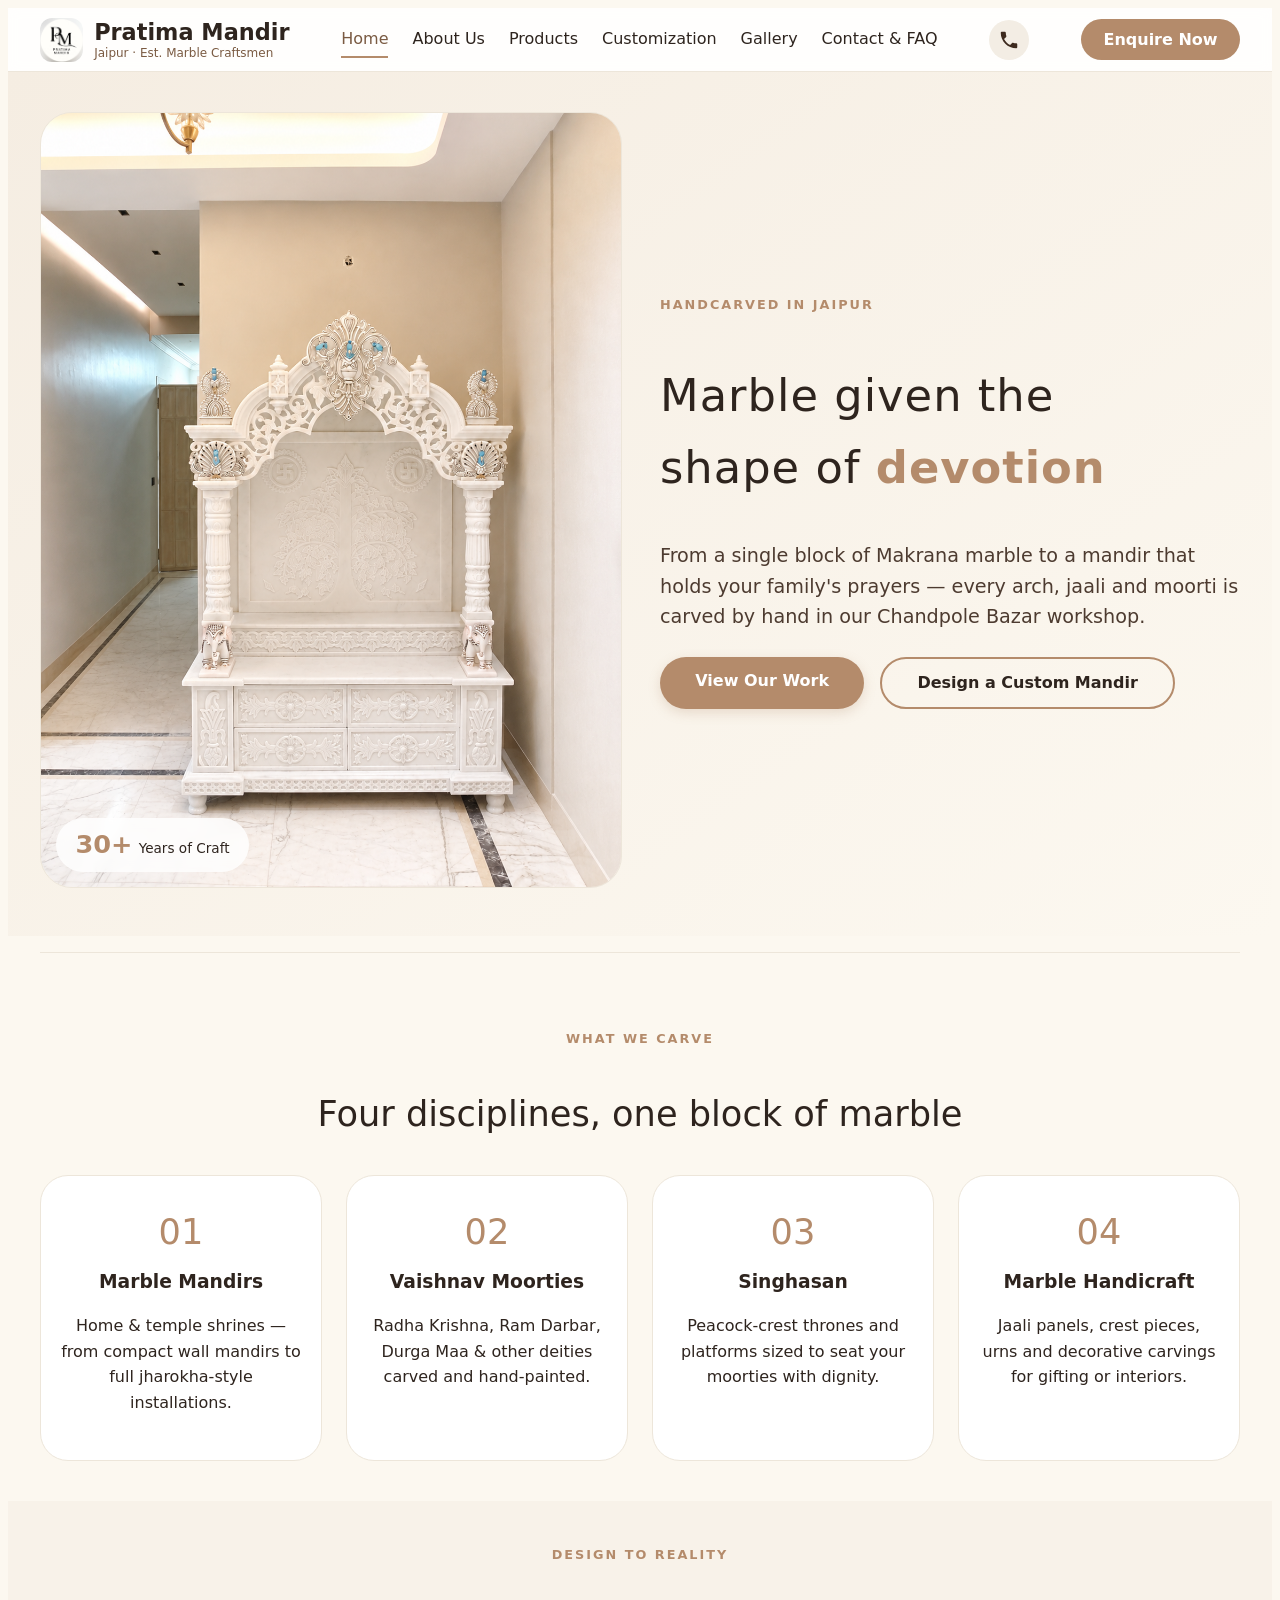
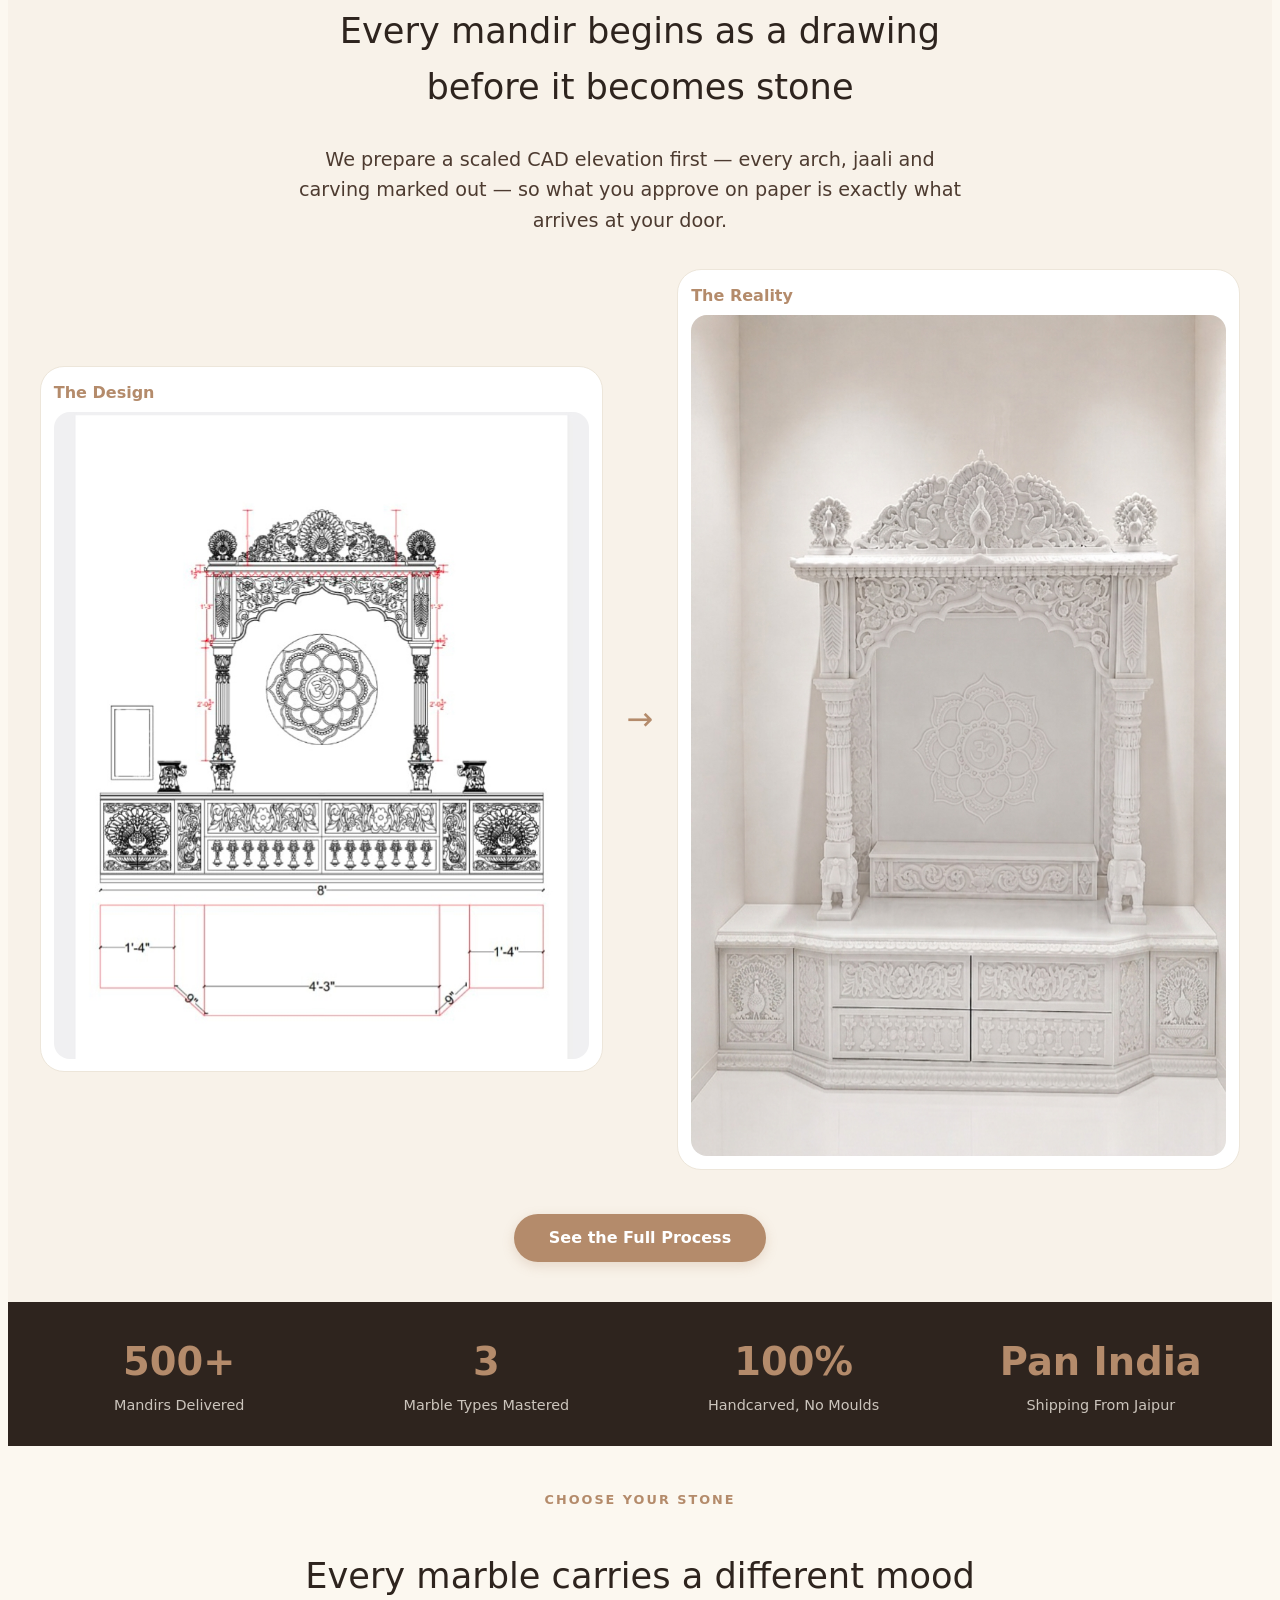
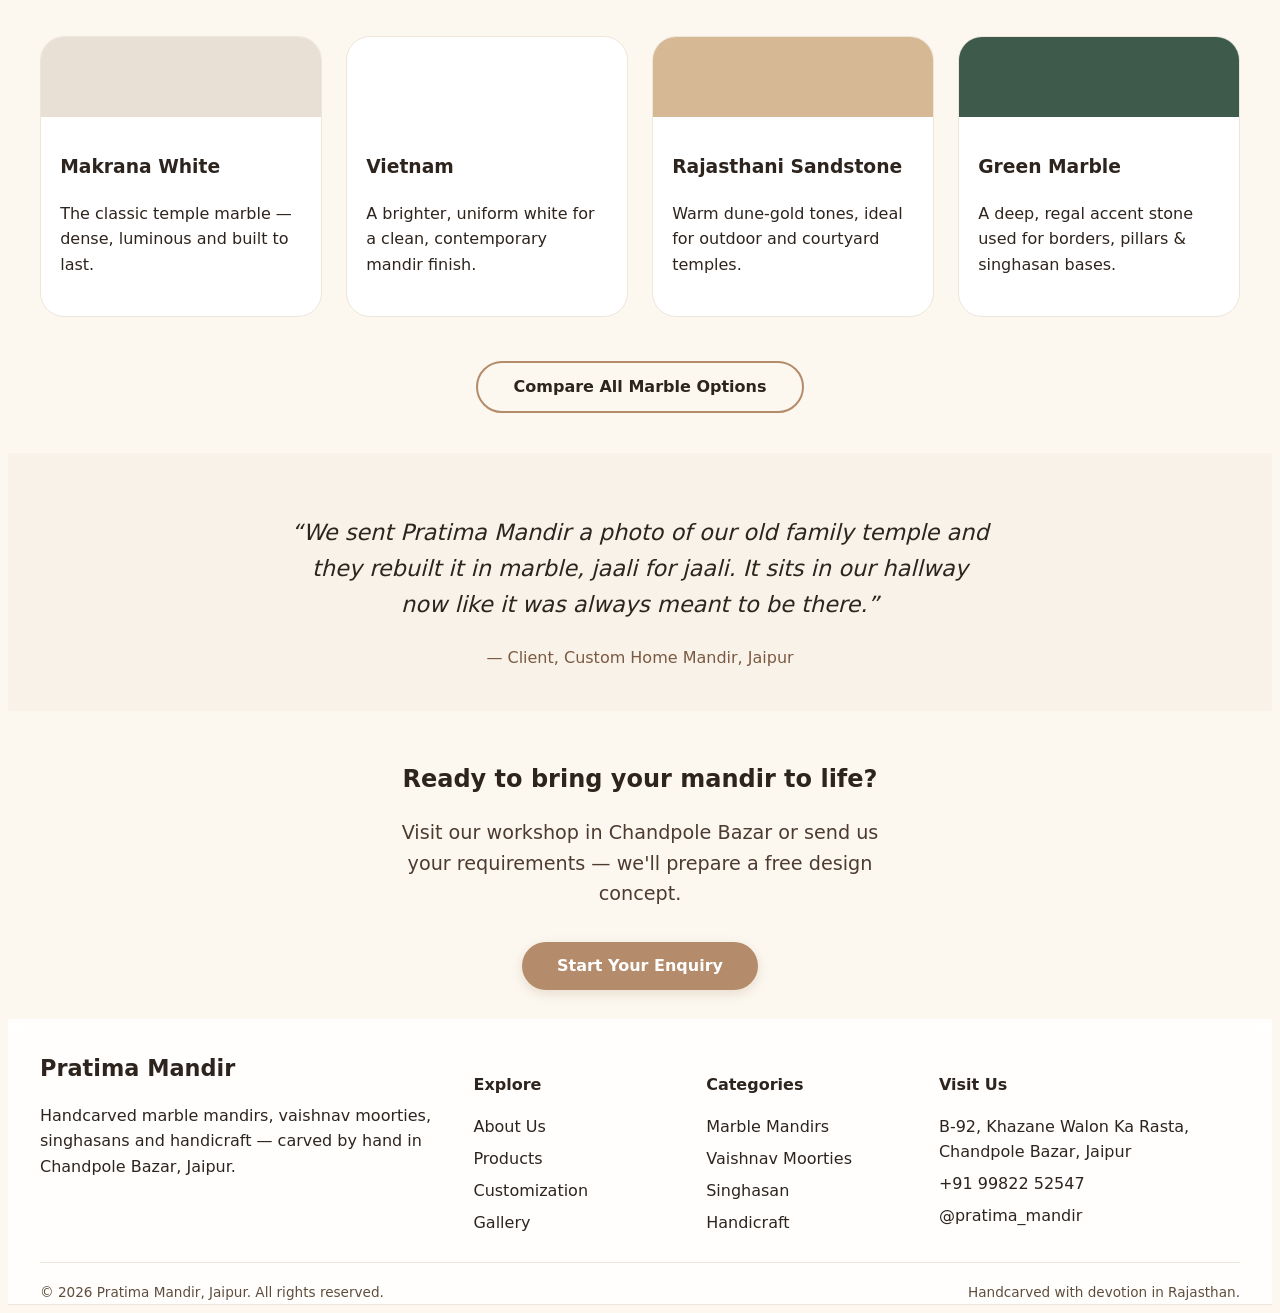
<file: index.html>
<!DOCTYPE html>
<html lang="en">
<head>
  <meta charset="UTF-8" />
  <meta name="viewport" content="width=device-width, initial-scale=1.0" />
  <title>Pratima Mandir — Handcarved Marble Temples & Moorties, Jaipur</title>
  <meta name="description" content="Pratima Mandir, Chandpole Bazar Jaipur — handcarved marble mandirs, vaishnav moorties, singhasans & handicraft items." />
  <link rel="stylesheet" href="style.css" />
</head>
<body>

<header class="site">
  <nav class="nav">
    <a href="index.html" class="brand">
      <img src="logo.jpg" alt="Pratima Mandir logo" />
      <span class="brand-text">Pratima Mandir<span>Jaipur &middot; Est. Marble Craftsmen</span></span>
    </a>
    <div class="nav-links">
      <a href="index.html" class="active">Home</a>
      <a href="aboutus.html">About Us</a>
      <a href="products.html">Products</a>
      <a href="customization.html">Customization</a>
      <a href="gallery.html">Gallery</a>
      <a href="contact.html">Contact & FAQ</a>
    </div>
    <div class="header-contact">
      <a href="tel:+919982252547" class="icon-btn" aria-label="Call us"><svg viewBox="0 0 24 24"><path d="M6.6 10.8c1.4 2.8 3.8 5.1 6.6 6.6l2.2-2.2c.3-.3.7-.4 1-.2 1.1.4 2.3.6 3.6.6.6 0 1 .4 1 1V20c0 .6-.4 1-1 1-9.4 0-17-7.6-17-17 0-.6.4-1 1-1h3.5c.6 0 1 .4 1 1 0 1.2.2 2.4.6 3.6.1.4 0 .8-.2 1L6.6 10.8z"/></svg></a>
    </div>
    <a href="https://wa.me/919982252547?text=Hii%20I%20am%20interested%2C%20can%20I%20get%20more%20details%3F"" class="nav-cta">Enquire Now</a>
    <button class="menu-toggle" aria-label="Toggle menu"><span></span><span></span><span></span></button>
  </nav>
</header>

<section class="hero">
  <div class="wrap hero-grid">
    <div class="hero-media reveal in">
      <img src="peacockmandir.png" alt="Handcarved white marble mandir with peacock crest" />
      <div class="hero-badge"><span class="num">30+</span><span class="lbl">Years of Craft</span></div>
    </div>
    <div class="hero-copy reveal in">
      <span class="eyebrow">Handcarved in Jaipur</span>
      <h1>Marble given the<br />shape of <em>devotion</em></h1>
      <p class="lede">From a single block of Makrana marble to a mandir that holds your family's prayers — every arch, jaali and moorti is carved by hand in our Chandpole Bazar workshop.</p>
      <div class="hero-actions">
        <a href="products.html" class="btn btn-solid">View Our Work</a>
        <a href="customization.html" class="btn btn-line">Design a Custom Mandir</a>
      </div>
    </div>
  </div>
</section>

<div class="wrap"><div class="rule"></div></div>

<section class="band-ivory">
  <div class="wrap">
    <div class="section-head reveal">
      <span class="eyebrow">What We Carve</span>
      <h2>Four disciplines, one block of marble</h2>
    </div>
    <div class="cat-row reveal">
      <a href="products.html#mandir" class="cat-card">
        <span class="cat-num">01</span>
        <h3>Marble Mandirs</h3>
        <p>Home &amp; temple shrines — from compact wall mandirs to full jharokha-style installations.</p>
      </a>
      <a href="products.html#moorties" class="cat-card">
        <span class="cat-num">02</span>
        <h3>Vaishnav Moorties</h3>
        <p>Radha Krishna, Ram Darbar, Durga Maa &amp; other deities carved and hand-painted.</p>
      </a>
      <a href="products.html#singhasan" class="cat-card">
        <span class="cat-num">03</span>
        <h3>Singhasan</h3>
        <p>Peacock-crest thrones and platforms sized to seat your moorties with dignity.</p>
      </a>
      <a href="products.html#handicraft" class="cat-card">
        <span class="cat-num">04</span>
        <h3>Marble Handicraft</h3>
        <p>Jaali panels, crest pieces, urns and decorative carvings for gifting or interiors.</p>
      </a>
    </div>
  </div>
</section>

<section class="band-paper">
  <div class="wrap">
    <div class="section-head reveal">
      <span class="eyebrow">Design to Reality</span>
      <h2>Every mandir begins as a drawing before it becomes stone</h2>
      <p class="lede" style="margin-top:16px;">We prepare a scaled CAD elevation first — every arch, jaali and carving marked out — so what you approve on paper is exactly what arrives at your door.</p>
    </div>
    <div class="dtr reveal">
      <div class="dtr-pane design">
        <span class="dtr-label">The Design</span>
        <img src="design1.jpg" alt="CAD elevation drawing of a carved marble mandir" />
      </div>
      <div class="dtr-mid">&rarr;</div>
      <div class="dtr-pane real">
        <span class="dtr-label">The Reality</span>
        <img src="reality.png" alt="Finished handcarved marble mandir matching the CAD design" />
      </div>
    </div>
    <div style="text-align:center; margin-top:44px;" class="reveal">
      <a href="customization.html" class="btn btn-solid">See the Full Process</a>
    </div>
  </div>
</section>

<section class="band-dark tight">
  <div class="wrap">
    <div class="stats-row reveal">
      <div class="stat"><span class="n">500+</span><span class="l">Mandirs Delivered</span></div>
      <div class="stat"><span class="n">3</span><span class="l">Marble Types Mastered</span></div>
      <div class="stat"><span class="n">100%</span><span class="l">Handcarved, No Moulds</span></div>
      <div class="stat"><span class="n">Pan India</span><span class="l">Shipping From Jaipur</span></div>
    </div>
  </div>
</section>

<section class="band-ivory">
  <div class="wrap">
    <div class="section-head reveal">
      <span class="eyebrow">Choose Your Stone</span>
      <h2>Every marble carries a different mood</h2>
    </div>
    <div class="marble-row reveal">
      <div class="marble-card"><div class="swatch makrana"></div><div class="marble-body"><h3>Makrana White</h3><p>The classic temple marble — dense, luminous and built to last.</p></div></div>
      <div class="marble-card"><div class="swatch Vietnam"></div><div class="marble-body"><h3>Vietnam</h3><p>A brighter, uniform white for a clean, contemporary mandir finish.</p></div></div>
      <div class="marble-card"><div class="swatch sandstone"></div><div class="marble-body"><h3>Rajasthani Sandstone</h3><p>Warm dune-gold tones, ideal for outdoor and courtyard temples.</p></div></div>
      <div class="marble-card"><div class="swatch green"></div><div class="marble-body"><h3>Green Marble</h3><p>A deep, regal accent stone used for borders, pillars &amp; singhasan bases.</p></div></div>
    </div>
    <div style="text-align:center; margin-top:44px;" class="reveal">
      <a href="customization.html#marbles" class="btn btn-line">Compare All Marble Options</a>
    </div>
  </div>
</section>

<section class="band-paper">
  <div class="wrap testi reveal">
    <p>&ldquo;We sent Pratima Mandir a photo of our old family temple and they rebuilt it in marble, jaali for jaali. It sits in our hallway now like it was always meant to be there.&rdquo;</p>
    <div class="who">&mdash; Client, Custom Home Mandir, Jaipur</div>
  </div>
</section>

<section class="tight">
  <div class="wrap" style="text-align:center;">
    <h2 class="reveal">Ready to bring your mandir to life?</h2>
    <p class="lede reveal" style="max-width:520px; margin:16px auto 32px;">Visit our workshop in Chandpole Bazar or send us your requirements — we'll prepare a free design concept.</p>
    <div class="reveal"><a href="contact.html" class="btn btn-solid">Start Your Enquiry</a></div>
  </div>
</section>

<footer class="site">
  <div class="wrap">
    <div class="foot-grid">
      <div>
        <div class="foot-brand">Pratima Mandir</div>
        <p>Handcarved marble mandirs, vaishnav moorties, singhasans and handicraft — carved by hand in Chandpole Bazar, Jaipur.</p>
      </div>
      <div class="foot-col">
        <h4>Explore</h4>
        <a href="aboutus.html">About Us</a>
        <a href="products.html">Products</a>
        <a href="customization.html">Customization</a>
        <a href="gallery.html">Gallery</a>
      </div>
      <div class="foot-col">
        <h4>Categories</h4>
        <a href="products.html#mandir">Marble Mandirs</a>
        <a href="products.html#moorties">Vaishnav Moorties</a>
        <a href="products.html#singhasan">Singhasan</a>
        <a href="products.html#handicraft">Handicraft</a>
      </div>
      <div class="foot-col">
        <h4>Visit Us</h4>
        <li>B-92, Khazane Walon Ka Rasta,<br />Chandpole Bazar, Jaipur</li>
        <a href="tel:+919982252547">+91 99822 52547</a>
        <a href="https://instagram.com/pratima_mandir" target="_blank" rel="noopener">@pratima_mandir</a>
      </div>
    </div>
    <div class="foot-bottom">
      <span>&copy; 2026 Pratima Mandir, Jaipur. All rights reserved.</span>
      <span>Handcarved with devotion in Rajasthan.</span>
    </div>
  </div>
</footer>

<script src="script.js"></script>
</body>
</html>
</file>
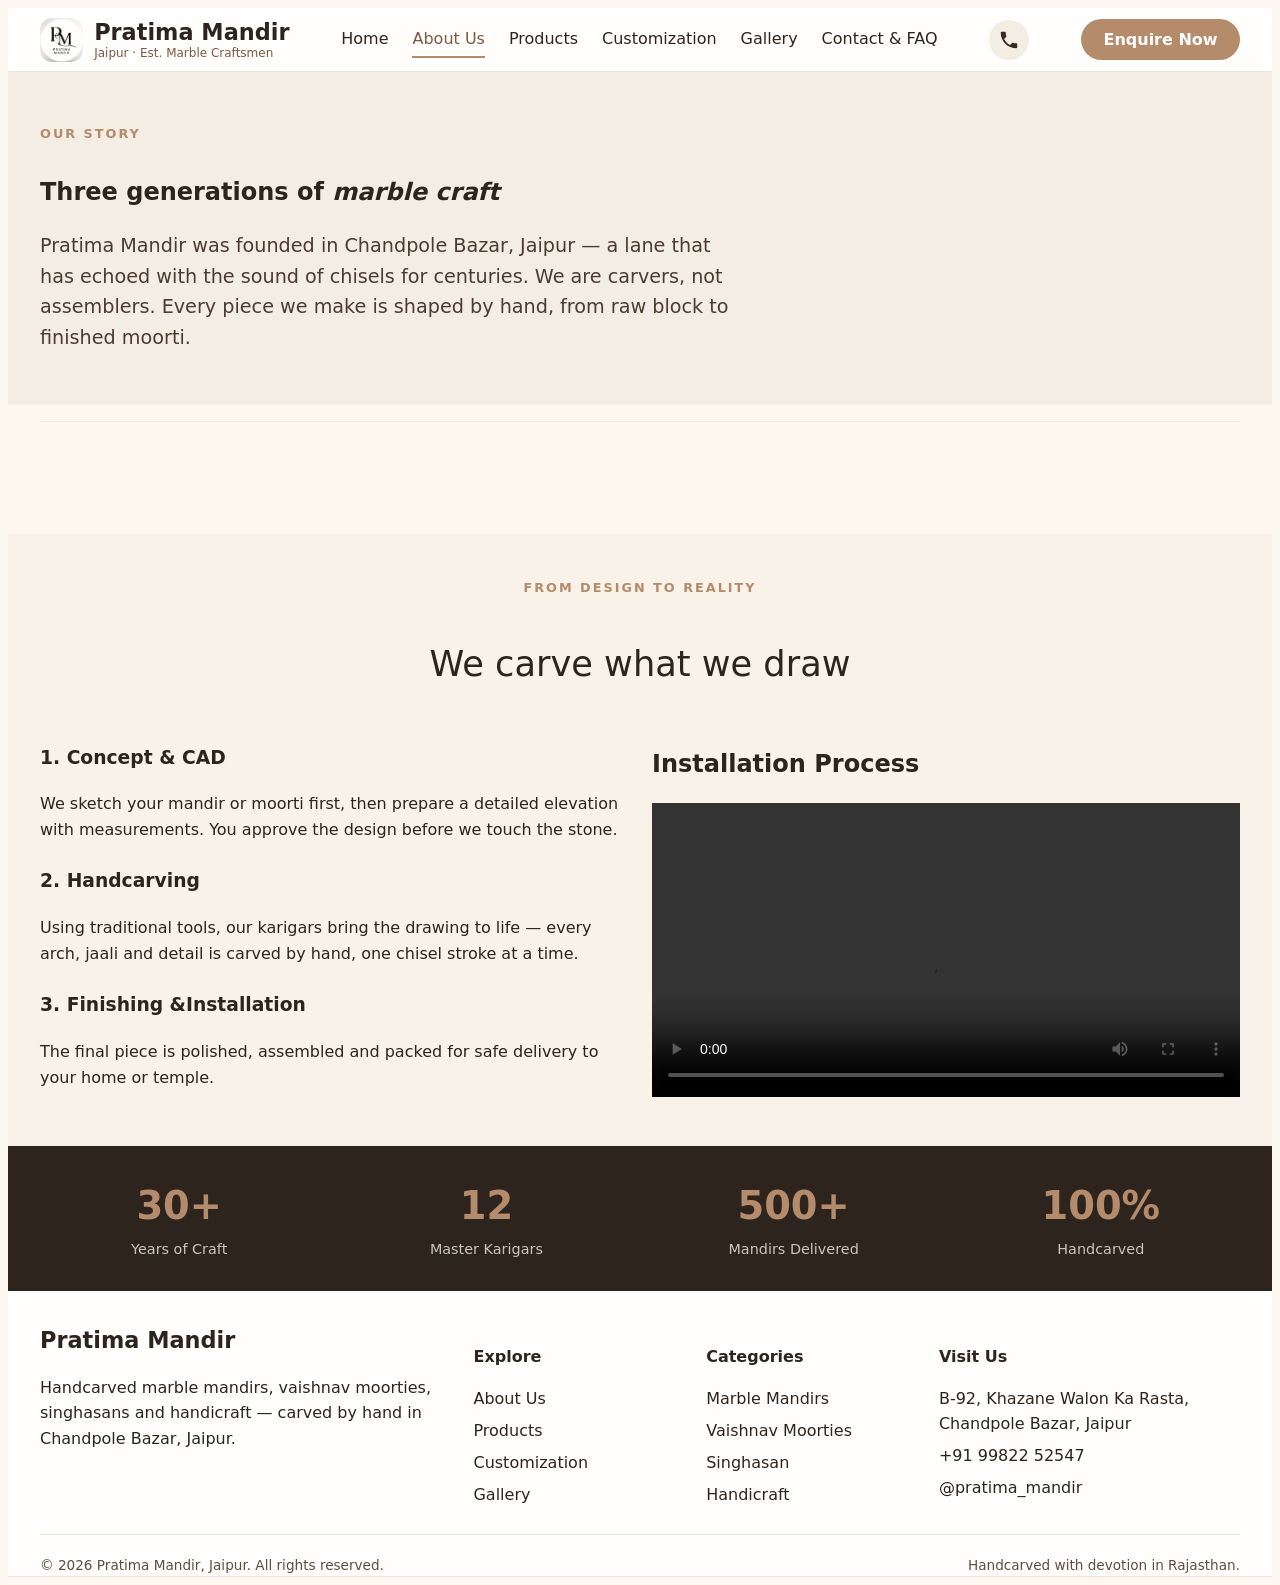
<file: aboutus.html>
<!DOCTYPE html>
<html lang="en">
<head>
  <meta charset="UTF-8" />
  <meta name="viewport" content="width=device-width, initial-scale=1.0" />
  <title>About Us — Pratima Mandir, Jaipur</title>
  <link rel="stylesheet" href="style.css" />
</head>
<body>

<header class="site">
  <nav class="nav">
    <a href="index.html" class="brand">
      <img src="logo.jpg" alt="Pratima Mandir logo" />
      <span class="brand-text">Pratima Mandir<span>Jaipur &middot; Est. Marble Craftsmen</span></span>
    </a>
    <div class="nav-links">
      <a href="index.html">Home</a>
      <a href="aboutus.html" class="active">About Us</a>
      <a href="products.html">Products</a>
      <a href="customization.html">Customization</a>
      <a href="gallery.html">Gallery</a>
      <a href="contact.html">Contact & FAQ</a>
    </div>
    <div class="header-contact">
      <a href="tel:+919982252547" class="icon-btn" aria-label="Call us"><svg viewBox="0 0 24 24"><path d="M6.6 10.8c1.4 2.8 3.8 5.1 6.6 6.6l2.2-2.2c.3-.3.7-.4 1-.2 1.1.4 2.3.6 3.6.6.6 0 1 .4 1 1V20c0 .6-.4 1-1 1-9.4 0-17-7.6-17-17 0-.6.4-1 1-1h3.5c.6 0 1 .4 1 1 0 1.2.2 2.4.6 3.6.1.4 0 .8-.2 1L6.6 10.8z"/></svg></a>
    </div>
    <a href="https://wa.me/919982252547?text=Hii%20I%20am%20interested%2C%20can%20I%20get%20more%20details%3F"" class="nav-cta">Enquire Now</a>
    <button class="menu-toggle" aria-label="Toggle menu"><span></span><span></span><span></span></button>
  </nav>
</header>

<section class="page-hero" style="background:#f3ede4;">
  <div class="wrap" style="padding:3rem 0 2rem;">
    <span class="eyebrow">Our Story</span>
    <h1>Three generations of <em>marble craft</em></h1>
    <p class="lede" style="max-width:700px;">Pratima Mandir was founded in Chandpole Bazar, Jaipur — a lane that has echoed with the sound of chisels for centuries. We are carvers, not assemblers. Every piece we make is shaped by hand, from raw block to finished moorti.</p>
  </div>
</section>

<div class="wrap"><div class="rule"></div></div>

<section class="band-ivory">
  <div class="wrap">
    
   
  </div>
</section>

<section class="band-paper">
  <div class="wrap">
    <div class="section-head reveal">
      <span class="eyebrow">From Design to Reality</span>
      <h2>We carve what we draw</h2>
    </div>
    <div class="dtr reveal" style="grid-template-columns:1fr 1fr;">
      <div>
        <h3>1. Concept &amp; CAD</h3>
        <p>We sketch your mandir or moorti first, then prepare a detailed elevation with measurements. You approve the design before we touch the stone.</p>
        <h3 style="margin-top:1.5rem;">2. Handcarving</h3>
        <p>Using traditional tools, our karigars bring the drawing to life — every arch, jaali and detail is carved by hand, one chisel stroke at a time.</p>
        <h3 style="margin-top:1.5rem;">3. Finishing &amp;Installation</h3>
        <p>The final piece is polished, assembled and packed for safe delivery to your home or temple.</p>
      </div>
      <div>
        <h2>Installation Process</h2>
        <video width="100%" height="auto" controls><source src="VID-20260807-WA0011.mp4" type="video/mp4">Installation Process of Marble Mandir</video></div>
    </div>
  </div>
</section>

<section class="band-dark tight">
  <div class="wrap">
    <div class="stats-row reveal">
      <div class="stat"><span class="n">30+</span><span class="l">Years of Craft</span></div>
      <div class="stat"><span class="n">12</span><span class="l">Master Karigars</span></div>
      <div class="stat"><span class="n">500+</span><span class="l">Mandirs Delivered</span></div>
      <div class="stat"><span class="n">100%</span><span class="l">Handcarved</span></div>
    </div>
  </div>
</section>

<footer class="site">
  <div class="wrap">
    <div class="foot-grid">
      <div>
        <div class="foot-brand">Pratima Mandir</div>
        <p>Handcarved marble mandirs, vaishnav moorties, singhasans and handicraft — carved by hand in Chandpole Bazar, Jaipur.</p>
      </div>
      <div class="foot-col">
        <h4>Explore</h4>
        <a href="aboutus.html">About Us</a>
        <a href="products.html">Products</a>
        <a href="customization.html">Customization</a>
        <a href="gallery.html">Gallery</a>
      </div>
      <div class="foot-col">
        <h4>Categories</h4>
        <a href="products.html#mandir">Marble Mandirs</a>
        <a href="products.html#moorties">Vaishnav Moorties</a>
        <a href="products.html#singhasan">Singhasan</a>
        <a href="products.html#handicraft">Handicraft</a>
      </div>
      <div class="foot-col">
        <h4>Visit Us</h4>
        <li>B-92, Khazane Walon Ka Rasta,<br />Chandpole Bazar, Jaipur</li>
        <a href="tel:+919982252547">+91 99822 52547</a>
        <a href="https://instagram.com/pratima_mandir" target="_blank" rel="noopener">@pratima_mandir</a>
      </div>
    </div>
    <div class="foot-bottom">
      <span>&copy; 2026 Pratima Mandir, Jaipur. All rights reserved.</span>
      <span>Handcarved with devotion in Rajasthan.</span>
    </div>
  </div>
</footer>

<script src="script.js"></script>
</body>
</html>
</file>
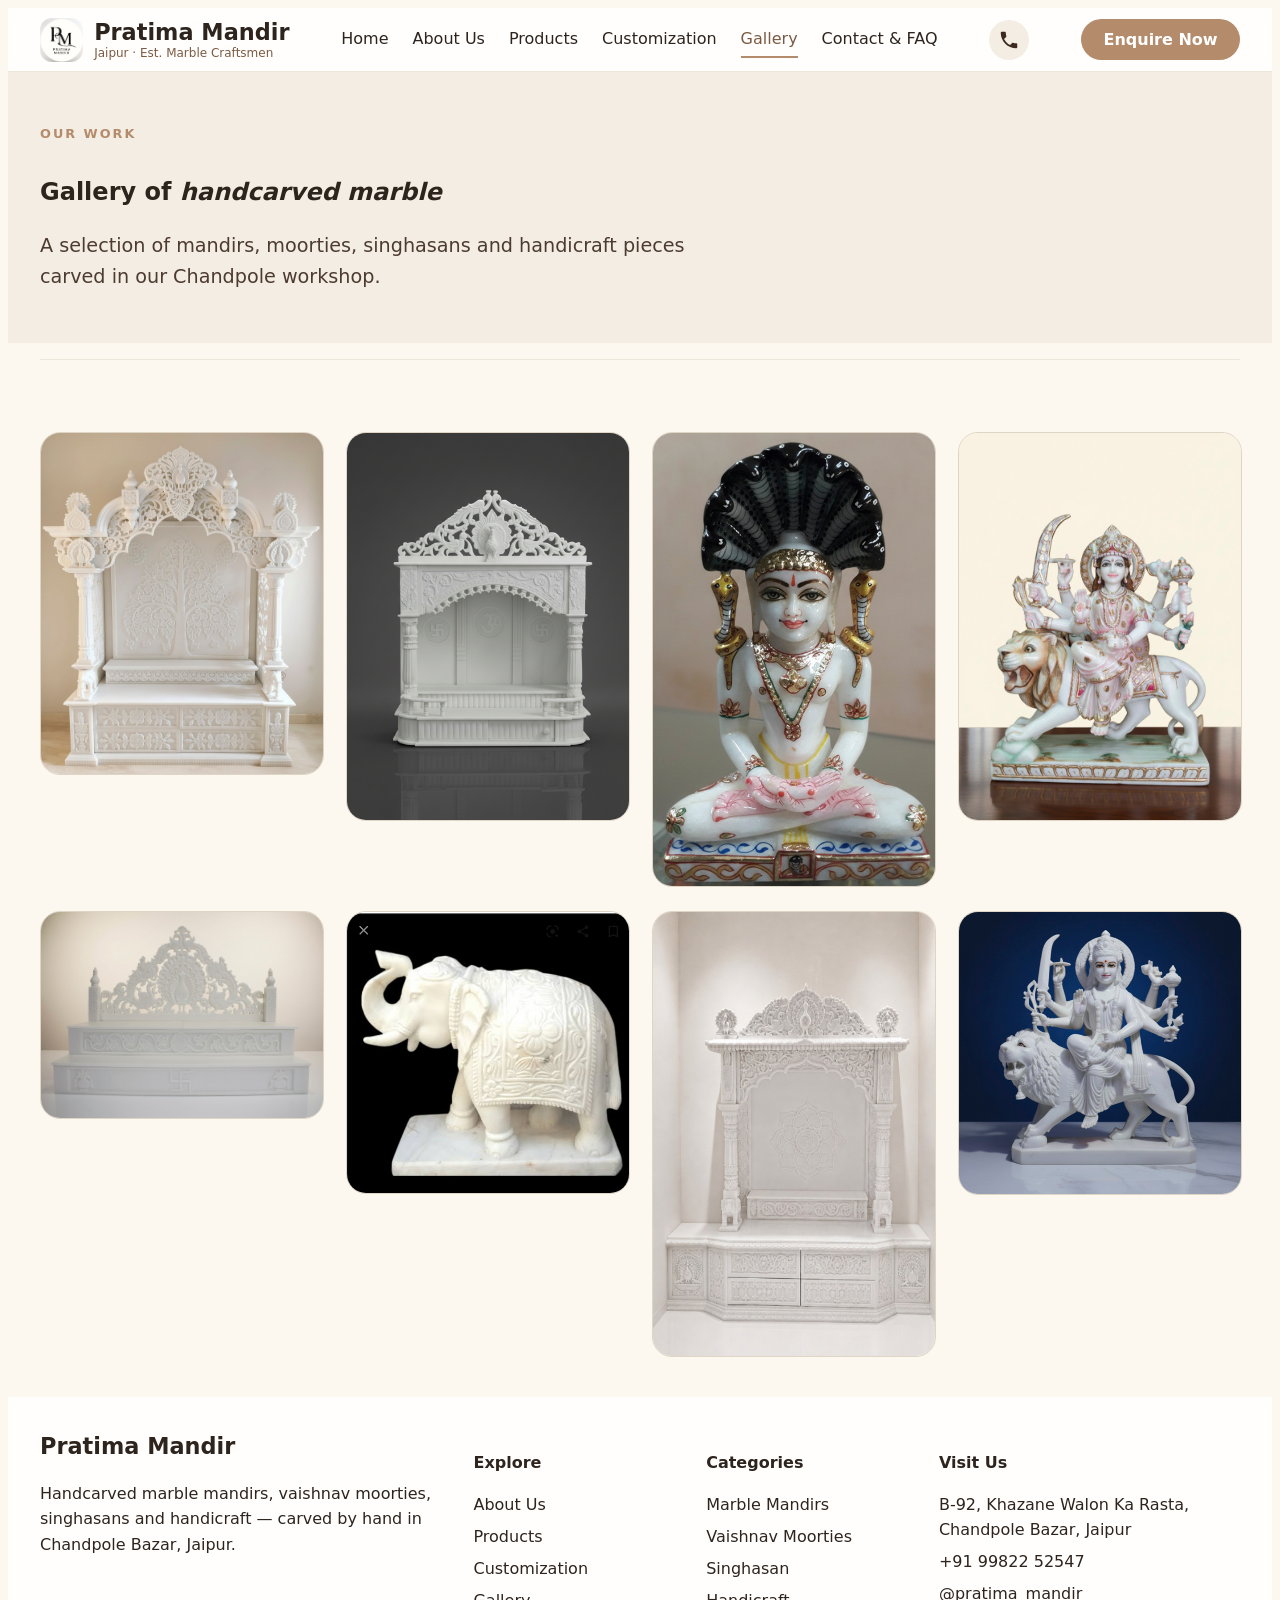
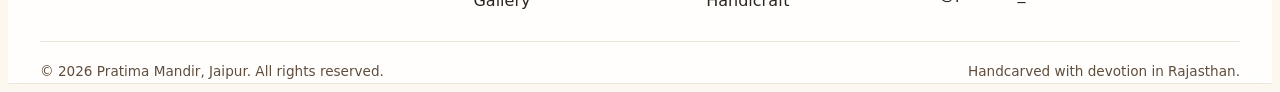
<file: gallery.html>
<!DOCTYPE html>
<html lang="en">
<head>
  <meta charset="UTF-8" />
  <meta name="viewport" content="width=device-width, initial-scale=1.0" />
  <title>Gallery — Pratima Mandir, Jaipur</title>
  <link rel="stylesheet" href="style.css" />
</head>
<body>

<header class="site">
  <nav class="nav">
    <a href="index.html" class="brand">
      <img src="logo.jpg" alt="Pratima Mandir logo" />
      <span class="brand-text">Pratima Mandir<span>Jaipur &middot; Est. Marble Craftsmen</span></span>
    </a>
    <div class="nav-links">
      <a href="index.html">Home</a>
      <a href="aboutus.html">About Us</a>
      <a href="products.html">Products</a>
      <a href="customization.html">Customization</a>
      <a href="gallery.html" class="active">Gallery</a>
      <a href="contact.html">Contact & FAQ</a>
    </div>
    <div class="header-contact">
      <a href="tel:+919982252547" class="icon-btn" aria-label="Call us"><svg viewBox="0 0 24 24"><path d="M6.6 10.8c1.4 2.8 3.8 5.1 6.6 6.6l2.2-2.2c.3-.3.7-.4 1-.2 1.1.4 2.3.6 3.6.6.6 0 1 .4 1 1V20c0 .6-.4 1-1 1-9.4 0-17-7.6-17-17 0-.6.4-1 1-1h3.5c.6 0 1 .4 1 1 0 1.2.2 2.4.6 3.6.1.4 0 .8-.2 1L6.6 10.8z"/></svg></a>
    </div>
    <a href="https://wa.me/919982252547?text=Hii%20I%20am%20interested%2C%20can%20I%20get%20more%20details%3F"" class="nav-cta">Enquire Now</a>
    <button class="menu-toggle" aria-label="Toggle menu"><span></span><span></span><span></span></button>
  </nav>
</header>

<section class="page-hero" style="background:#f3ede4;">
  <div class="wrap" style="padding:3rem 0 2rem;">
    <span class="eyebrow">Our Work</span>
    <h1>Gallery of <em>handcarved marble</em></h1>
    <p class="lede" style="max-width:700px;">A selection of mandirs, moorties, singhasans and handicraft pieces carved in our Chandpole workshop.</p>
  </div>
</section>

<div class="wrap"><div class="rule"></div></div>

<section class="band-ivory">
  <div class="wrap">
    <div class="gallery-grid" style="display:grid; grid-template-columns:repeat(auto-fill, minmax(240px,1fr)); gap:1.5rem;">
      <div class="gallery-item"><img src="mandir3.jpg" alt="Mandir 1" style="width:100%; border-radius:20px; border:1px solid #ded5c5;" /></div>
      <div class="gallery-item"><img src="mandir4.png" alt="Mandir 2" style="width:100%; border-radius:20px; border:1px solid #ded5c5;" /></div>
      <div class="gallery-item"><img src="moorti1.jpg" alt="Moorti 1" style="width:100%; border-radius:20px; border:1px solid #ded5c5;" /></div>
      <div class="gallery-item"><img src="moorti2.jpg" alt="Moorti 2" style="width:100%; border-radius:20px; border:1px solid #ded5c5;" /></div>
      <div class="gallery-item"><img src="peacocksinghasan.jpg" alt="Singhasan" style="width:100%; border-radius:20px; border:1px solid #ded5c5;" /></div>
      <div class="gallery-item"><img src="handicraft1.jpg" alt="Handicraft" style="width:100%; border-radius:20px; border:1px solid #ded5c5;" /></div>
      <div class="gallery-item"><img src="reality.png" alt="Mandir detail" style="width:100%; border-radius:20px; border:1px solid #ded5c5;" /></div>
      <div class="gallery-item"><img src="durga maa.jpg" alt="Moorti detail" style="width:100%; border-radius:20px; border:1px solid #ded5c5;" /></div>
    </div>
  </div>
</section>

<footer class="site">
  <div class="wrap">
    <div class="foot-grid">
      <div>
        <div class="foot-brand">Pratima Mandir</div>
        <p>Handcarved marble mandirs, vaishnav moorties, singhasans and handicraft — carved by hand in Chandpole Bazar, Jaipur.</p>
      </div>
      <div class="foot-col">
        <h4>Explore</h4>
        <a href="aboutus.html">About Us</a>
        <a href="products.html">Products</a>
        <a href="customization.html">Customization</a>
        <a href="gallery.html">Gallery</a>
      </div>
      <div class="foot-col">
        <h4>Categories</h4>
        <a href="products.html#mandir">Marble Mandirs</a>
        <a href="products.html#moorties">Vaishnav Moorties</a>
        <a href="products.html#singhasan">Singhasan</a>
        <a href="products.html#handicraft">Handicraft</a>
      </div>
      <div class="foot-col">
        <h4>Visit Us</h4>
        <li>B-92, Khazane Walon Ka Rasta,<br />Chandpole Bazar, Jaipur</li>
        <a href="tel:+919982252547">+91 99822 52547</a>
        <a href="https://instagram.com/pratima_mandir" target="_blank" rel="noopener">@pratima_mandir</a>
      </div>
    </div>
    <div class="foot-bottom">
      <span>&copy; 2026 Pratima Mandir, Jaipur. All rights reserved.</span>
      <span>Handcarved with devotion in Rajasthan.</span>
    </div>
  </div>
</footer>

<script src="script.js"></script>
</body>
</html>
</file>
<file: style.css>
{
  margin: 0;
  padding: 0;
  box-sizing: border-box;
}

body {
  font-family: 'Segoe UI', Roboto, system-ui, -apple-system, sans-serif;
  background: #fcf8f0;
  color: #2e241e;
  line-height: 1.6;
}

a {
  text-decoration: none;
  color: #2e241e;
}

img {
  max-width: 100%;
  display: block;
}

.wrap {
  max-width: 1200px;
  margin: 0 auto;
  padding: 0 1.2rem;
}

/* ----- utility ----- */
.eyebrow {
  display: inline-block;
  font-size: 0.8rem;
  font-weight: 600;
  letter-spacing: 2px;
  text-transform: uppercase;
  color: #b48b6b;
  margin-bottom: 0.5rem;
}

.lede {
  font-size: 1.2rem;
  color: #4d3b30;
  max-width: 680px;
}

.rule {
  height: 1px;
  background: #ede6da;
  margin: 1rem 0 2rem;
}

.btn {
  display: inline-block;
  padding: 0.7rem 2.2rem;
  border-radius: 50px;
  font-weight: 600;
  transition: 0.2s;
  border: none;
  cursor: pointer;
}
.btn-solid {
  background: #b48b6b;
  color: #fff;
  box-shadow: 0 4px 12px rgba(180, 139, 107, 0.25);
}
.btn-solid:hover {
  background: #9f775a;
  transform: scale(1.02);
}
.btn-line {
  background: transparent;
  color: #2e241e;
  border: 2px solid #b48b6b;
}
.btn-line:hover {
  background: #b48b6b;
  color: #fff;
}

/* ----- header / nav ----- */
.site {
  background: #ffffffdd;
  backdrop-filter: blur(6px);
  border-bottom: 1px solid #ede6da;
}
.nav {
  display: flex;
  align-items: center;
  justify-content: space-between;
  flex-wrap: wrap;
  padding: 0.6rem 1.2rem;
  max-width: 1200px;
  margin: 0 auto;
}
.brand {
  display: flex;
  align-items: center;
  gap: 0.7rem;
}
.brand img {
  height: 44px;
  border-radius: 12px;
}
.brand-text {
  font-size: 1.4rem;
  font-weight: 600;
  line-height: 1.2;
}
.brand-text span {
  display: block;
  font-size: 0.75rem;
  font-weight: 400;
  color: #7a5a42;
}
.nav-links {
  display: flex;
  gap: 1.5rem;
  list-style: none;
  font-weight: 500;
  flex-wrap: wrap;
}
.nav-links a {
  padding: 0.3rem 0;
  border-bottom: 2px solid transparent;
  transition: 0.2s;
}
.nav-links a:hover,
.nav-links a.active {
  border-bottom-color: #b48b6b;
  color: #7a5a42;
}
.header-contact {
  display: flex;
  align-items: center;
  gap: 0.8rem;
}
.icon-btn {
  display: flex;
  width: 40px;
  height: 40px;
  border-radius: 50%;
  background: #f3ede4;
  align-items: center;
  justify-content: center;
}
.icon-btn svg {
  width: 22px;
  fill: #3d2a1e;
}
.nav-cta {
  background: #b48b6b;
  color: #fff;
  padding: 0.5rem 1.4rem;
  border-radius: 50px;
  font-weight: 600;
}
.menu-toggle {
  display: none;
  flex-direction: column;
  gap: 4px;
  background: none;
  border: none;
  cursor: pointer;
}
.menu-toggle span {
  display: block;
  width: 26px;
  height: 3px;
  background: #2e241e;
  border-radius: 4px;
}

/* ----- hero ----- */
.hero {
  background: linear-gradient(145deg, #f5ede2, #fcf8f0);
  padding: 2.5rem 0 3rem;
}
.hero-grid {
  display: grid;
  grid-template-columns: 1fr 1fr;
  gap: 2.5rem;
  align-items: center;
}
.hero-media {
  position: relative;
}
.hero-media img {
  border-radius: 32px;
  border: 1px solid #ede6da;
}
.hero-badge {
  position: absolute;
  bottom: 1rem;
  left: 1rem;
  background: #ffffffcc;
  backdrop-filter: blur(4px);
  padding: 0.4rem 1.2rem;
  border-radius: 60px;
  display: flex;
  align-items: baseline;
  gap: 0.4rem;
}
.hero-badge .num {
  font-size: 1.6rem;
  font-weight: 700;
  color: #b48b6b;
}
.hero-badge .lbl {
  font-size: 0.85rem;
}
.hero-copy h1 {
  font-size: 2.8rem;
  font-weight: 300;
  letter-spacing: 1px;
}
.hero-copy h1 em {
  font-style: normal;
  color: #b48b6b;
  font-weight: 600;
}
.hero-actions {
  display: flex;
  flex-wrap: wrap;
  gap: 1rem;
  margin-top: 1.5rem;
}

/* ----- sections ----- */
.band-ivory {
  background: #fcf8f0;
  padding: 2.5rem 0;
}
.band-paper {
  background: #f8f2e9;
  padding: 2.5rem 0;
}
.band-dark {
  background: #2e241e;
  color: #f3ede4;
}
.tight {
  padding: 1.8rem 0;
}

.section-head {
  text-align: center;
  max-width: 700px;
  margin: 0 auto 2rem;
}
.section-head h2 {
  font-size: 2.2rem;
  font-weight: 300;
}

/* ----- category cards ----- */
.cat-row {
  display: grid;
  grid-template-columns: repeat(auto-fit, minmax(200px, 1fr));
  gap: 1.5rem;
}
.cat-card {
  background: #fff;
  border-radius: 28px;
  padding: 1.8rem 1.2rem;
  border: 1px solid #ede6da;
  transition: 0.2s;
  text-align: center;
}
.cat-card:hover {
  transform: translateY(-4px);
  box-shadow: 0 12px 28px rgba(0,0,0,0.05);
}
.cat-num {
  font-size: 2.2rem;
  font-weight: 300;
  color: #b48b6b;
}
.cat-card h3 {
  margin: 0.4rem 0;
}

/* ----- design-to-reality ----- */
.dtr {
  display: grid;
  grid-template-columns: 1fr auto 1fr;
  gap: 1.5rem;
  align-items: center;
  margin-top: 1.5rem;
}
.dtr-pane {
  background: #fff;
  border-radius: 24px;
  padding: 0.8rem;
  border: 1px solid #ede6da;
}
.dtr-pane img {
  border-radius: 16px;
}
.dtr-label {
  display: block;
  font-weight: 600;
  margin-bottom: 0.4rem;
  color: #b48b6b;
}
.dtr-mid {
  font-size: 2rem;
  color: #b48b6b;
}

/* ----- stats ----- */
.stats-row {
  display: grid;
  grid-template-columns: repeat(auto-fit, minmax(150px, 1fr));
  gap: 1.8rem;
  text-align: center;
}
.stat .n {
  display: block;
  font-size: 2.4rem;
  font-weight: 700;
  color: #b48b6b;
}
.stat .l {
  font-size: 0.9rem;
  opacity: 0.8;
}

/* ----- marble swatches ----- */
.marble-row {
  display: grid;
  grid-template-columns: repeat(auto-fit, minmax(220px, 1fr));
  gap: 1.5rem;
}
.marble-card {
  background: #fff;
  border-radius: 24px;
  border: 1px solid #ede6da;
  overflow: hidden;
}
.swatch {
  height: 80px;
  width: 100%;
}
.swatch.makrana { background: #e8e0d5; }
.swatch.purewhite { background: #f5f0ea; }
.swatch.sandstone { background: #d6b894; }
.swatch.green { background: #3d5a4b; }
.marble-body {
  padding: 1rem 1.2rem 1.4rem;
}
.marble-body h3 {
  font-weight: 600;
}

/* ----- product grid (products page) ----- */
.product-grid {
  display: grid;
  grid-template-columns: repeat(auto-fit, minmax(200px, 1fr));
  gap: 1.5rem;
}
.product-card {
  background: #fff;
  border-radius: 24px;
  border: 1px solid #ede6da;
  padding: 0.6rem;
  text-align: center;
}
.product-card img {
  border-radius: 16px;
  border: 1px solid #ede6da;
}
.product-card h4 {
  margin-top: 0.5rem;
}

/* ----- testimonial ----- */
.testi {
  text-align: center;
  max-width: 700px;
  margin: 0 auto;
  font-size: 1.4rem;
  font-weight: 300;
  font-style: italic;
}
.testi .who {
  margin-top: 0.8rem;
  font-size: 1rem;
  font-style: normal;
  color: #7a5a42;
}

/* ----- footer ----- */
.foot-grid {
  display: grid;
  grid-template-columns: 2fr 1fr 1fr 1.5fr;
  gap: 2rem;
  padding: 2rem 0 1.5rem;
}
.foot-brand {
  font-size: 1.4rem;
  font-weight: 600;
  margin-bottom: 0.4rem;
}
.foot-col h4 {
  font-weight: 600;
  margin-bottom: 0.8rem;
}
.foot-col a,
.foot-col li {
  display: block;
  padding: 0.2rem 0;
  list-style: none;
}
.foot-bottom {
  border-top: 1px solid #ede6da;
  padding-top: 1.2rem;
  display: flex;
  justify-content: space-between;
  flex-wrap: wrap;
  font-size: 0.85rem;
  color: #5f4d3c;
}

/* ----- responsive ----- */
@media (max-width: 768px) {
  .nav-links {
    display: none;
    width: 100%;
    flex-direction: column;
    align-items: center;
    gap: 0.5rem;
    padding: 1rem 0;
    background: #ffffffcc;
    backdrop-filter: blur(4px);
    border-radius: 30px;
    margin-top: 0.5rem;
  }
  .nav-links.open {
    display: flex;
  }
  .menu-toggle {
    display: flex;
  }

  .hero-grid {
    grid-template-columns: 1fr;
  }
  .hero-copy h1 {
    font-size: 2rem;
  }
  .dtr {
    grid-template-columns: 1fr;
  }
  .dtr-mid {
    transform: rotate(90deg);
  }
  .foot-grid {
    grid-template-columns: 1fr 1fr;
  }
  .hero-actions {
    flex-direction: column;
    align-items: stretch;
  }
  .btn {
    text-align: center;
  }
  .section-head h2 {
    font-size: 1.8rem;
  }
}

@media (max-width: 480px) {
  .hero-copy h1 {
    font-size: 1.6rem;
  }
  .foot-grid {
    grid-template-columns: 1fr;
  }
  .stats-row {
    grid-template-columns: 1fr 1fr;
  }
}
</file>
